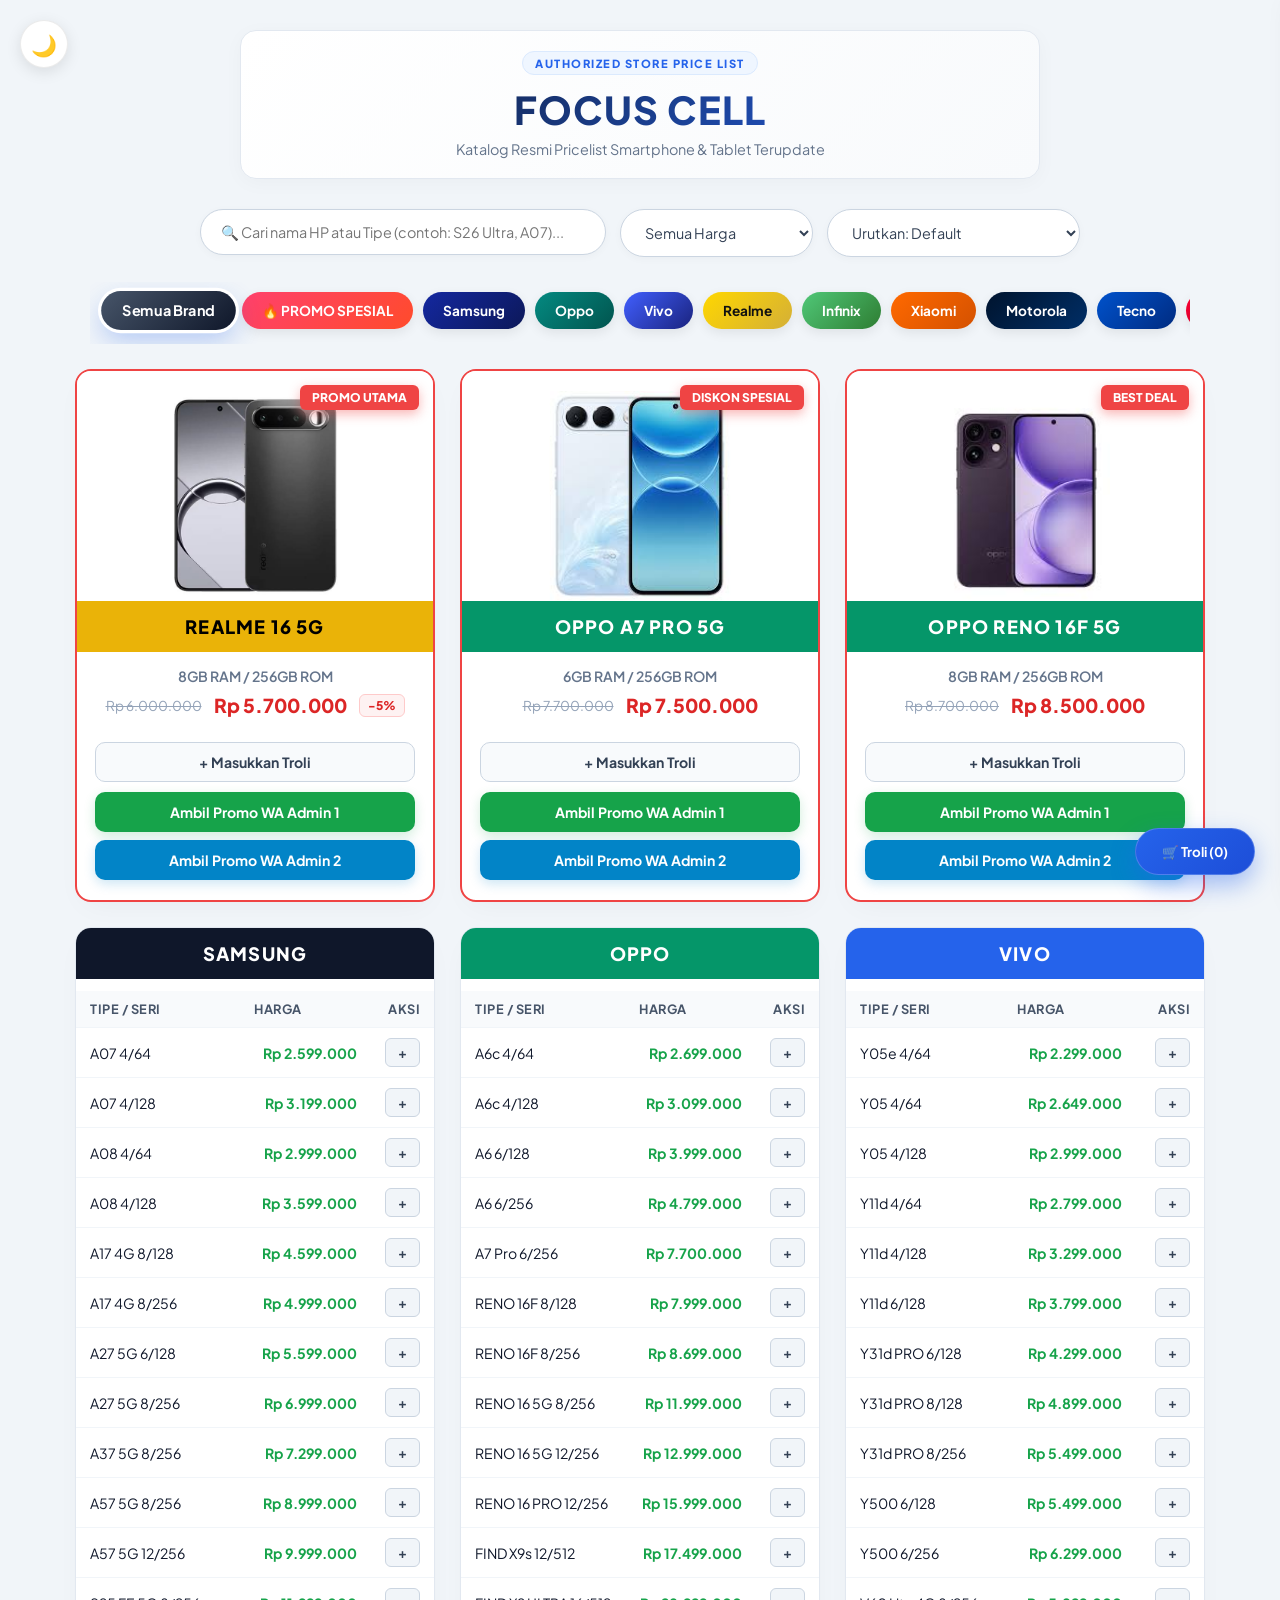
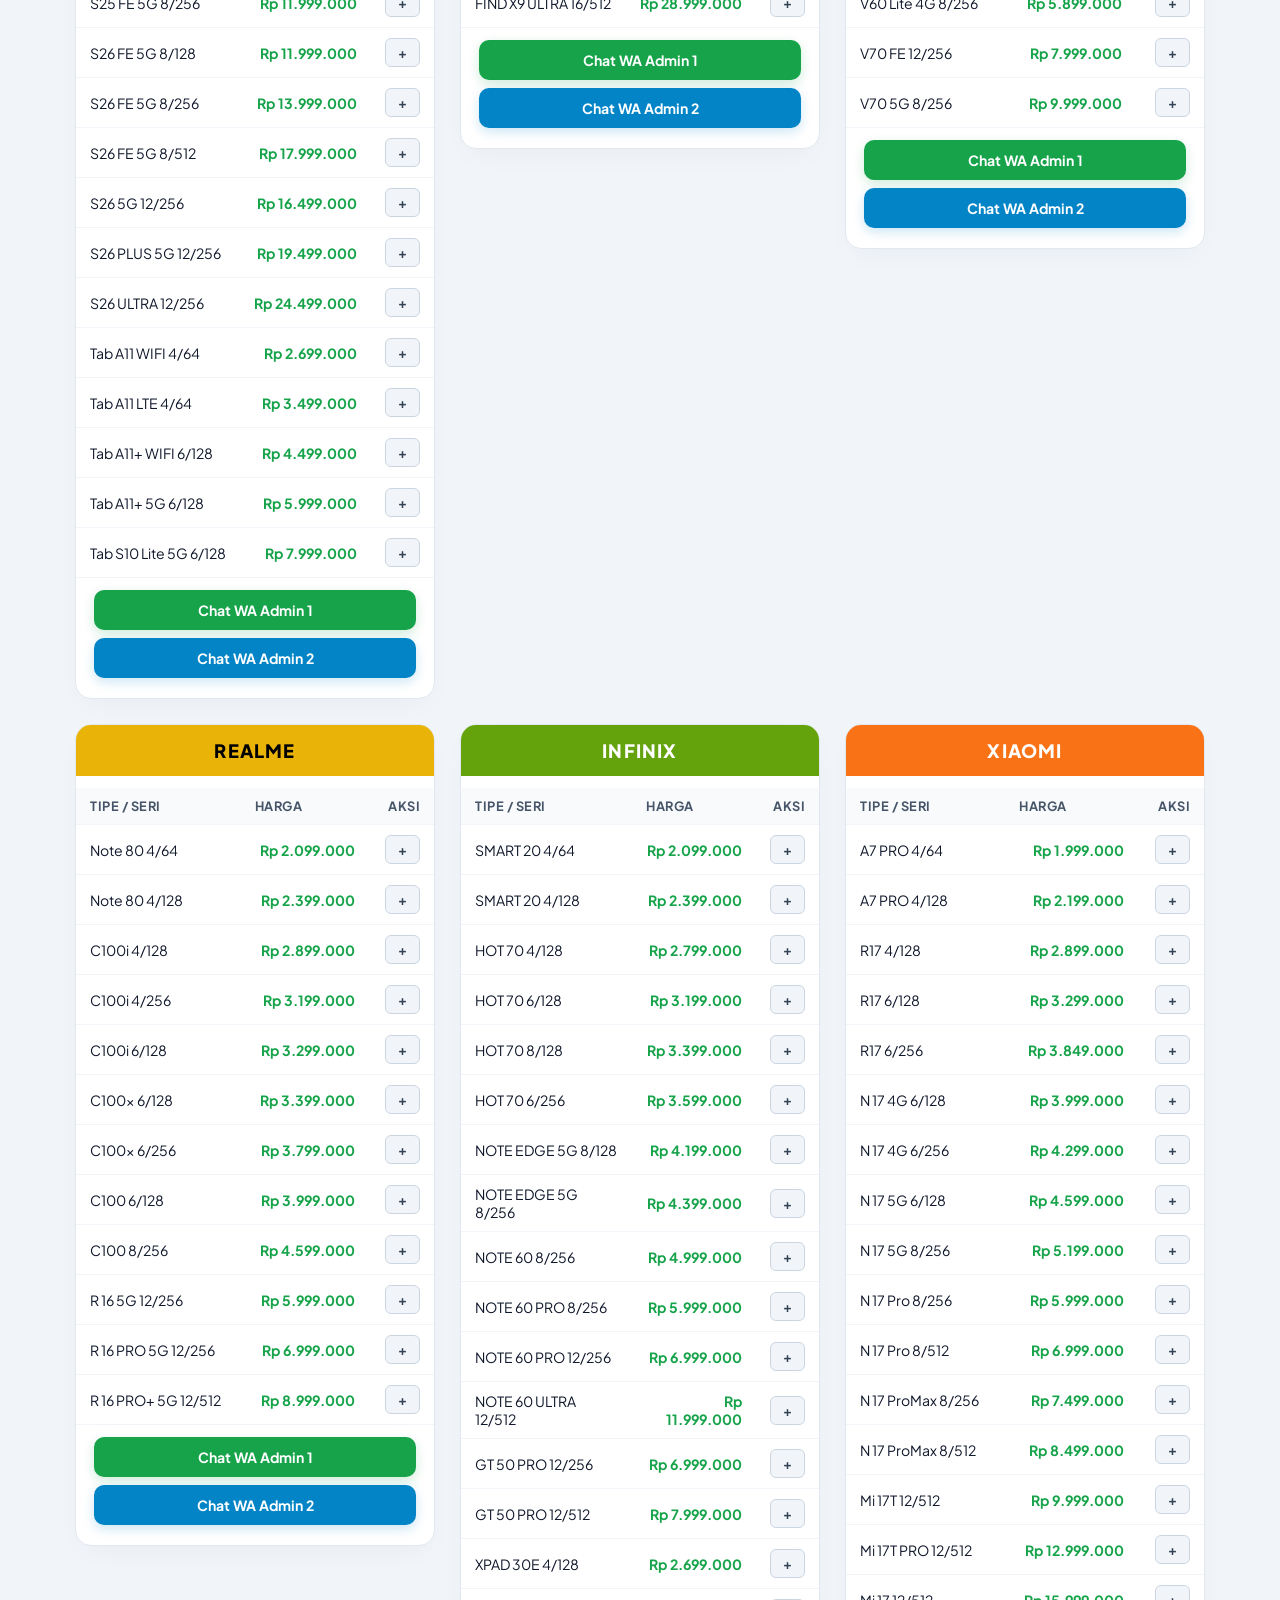
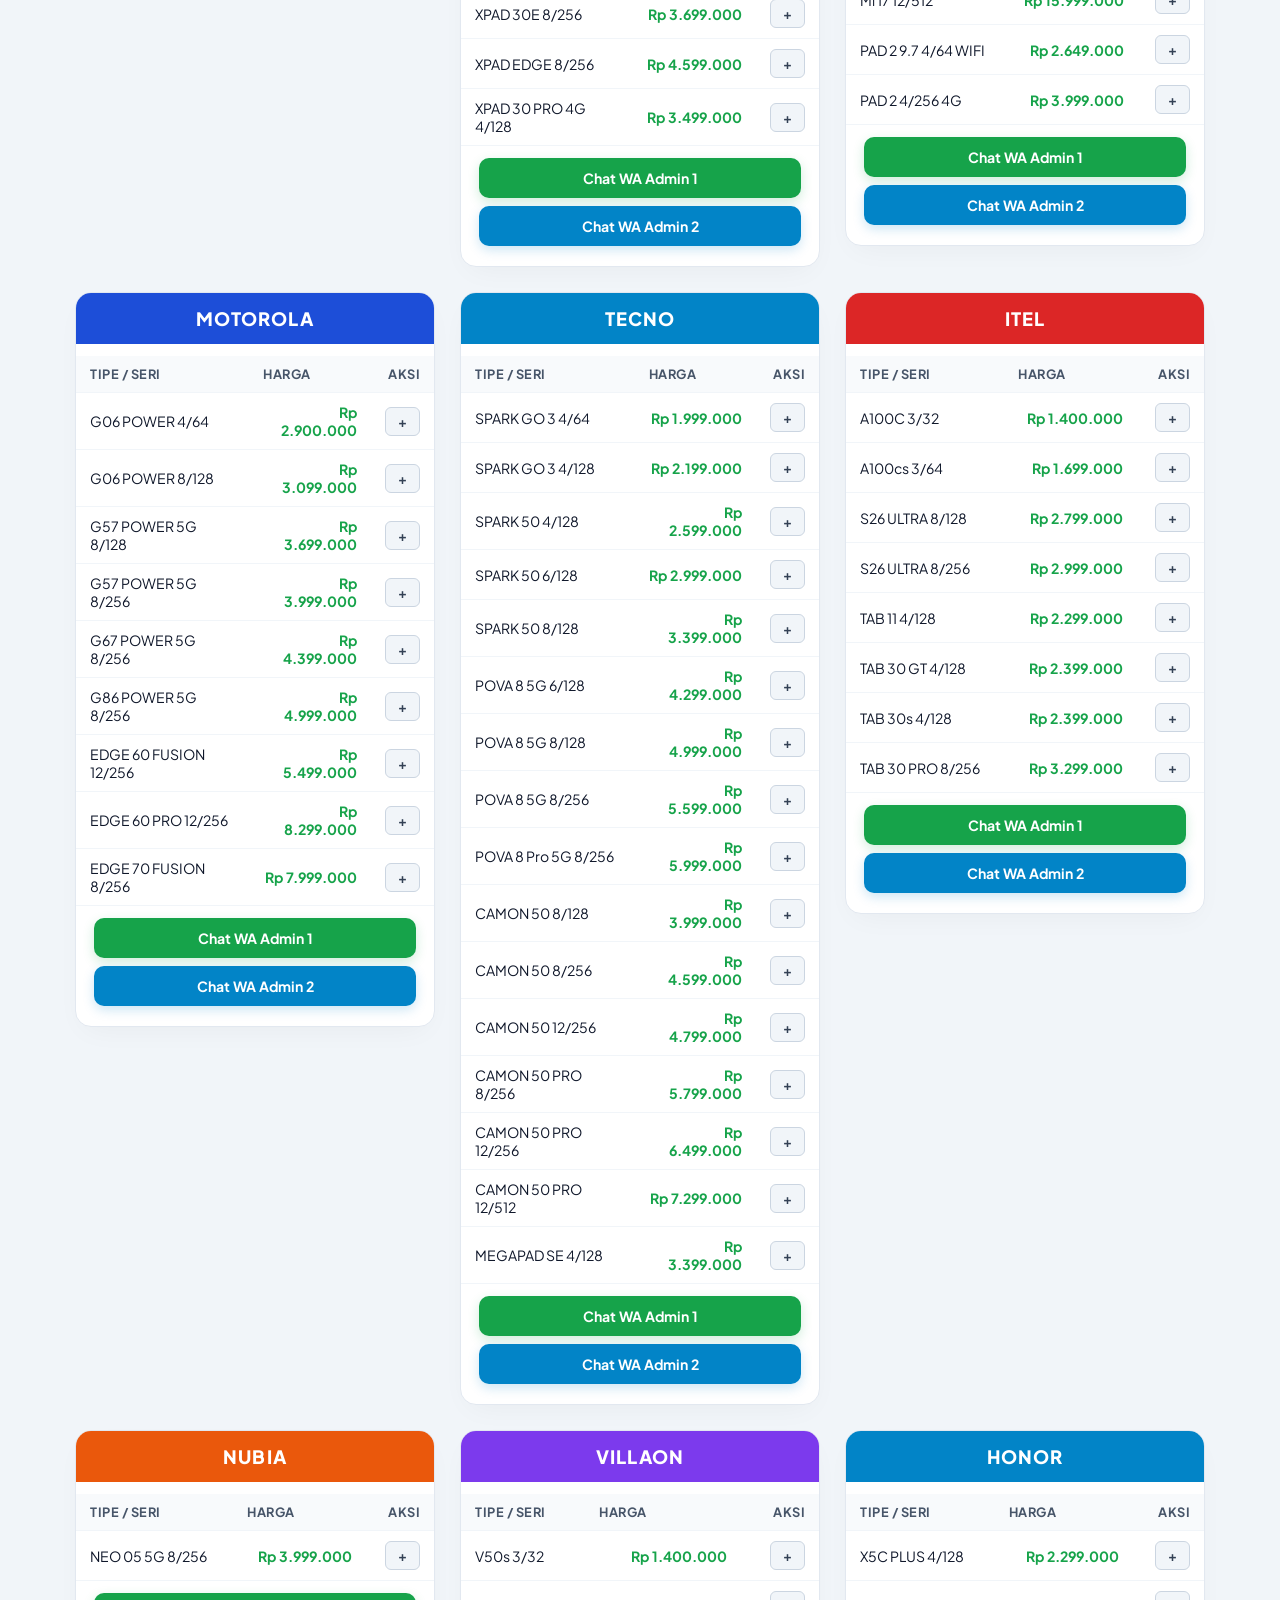
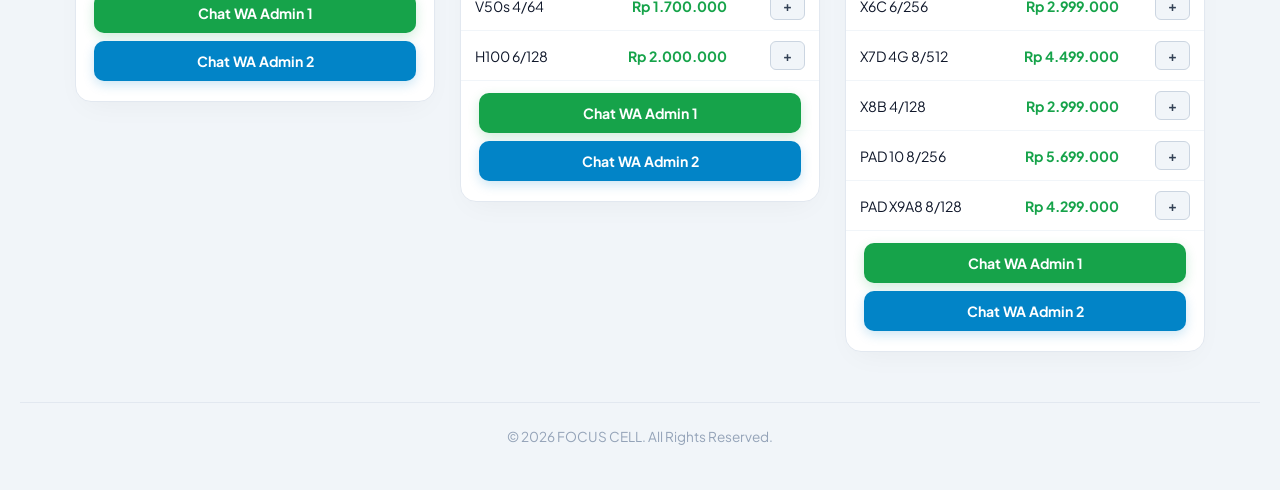
<file: index.html>
<!DOCTYPE html>
<html lang="id">
<head>
  <meta charset="UTF-8">
  <meta name="viewport" content="width=device-width, initial-scale=1.0">
  <title>Katalog Harga HP - FOCUS CELL</title>
  <link rel="stylesheet" href="style.css">
</head>
<body>

  <button id="theme-toggle" class="theme-toggle-btn" onclick="toggleTheme()" aria-label="Toggle Dark Mode">
    <span id="theme-icon">🌙</span>
  </button>

  <div class="floating-nav">
    <button class="wishlist-trigger" onclick="toggleWishlist()">
        🛒 Troli <span id="wishlist-count">(0)</span>
    </button>
  </div>

  <header class="main-header">
    <div class="header-badge">AUTHORIZED STORE PRICE LIST</div>
    <h1 class="header-title">FOCUS CELL</h1>
    <p>Katalog Resmi Pricelist Smartphone & Tablet Terupdate</p>
  </header>

  <div class="search-filter-container">
    <div class="search-box-wrapper">
      <input type="text" id="searchInput" placeholder="🔍 Cari nama HP atau Tipe (contoh: S26 Ultra, A07)...">
    </div>

    <div class="select-wrapper">
      <select id="priceFilter">
        <option value="all">Semua Harga</option>
        <option value="under3">Di bawah Rp 3 Juta</option>
        <option value="3to6">Rp 3 Juta - Rp 6 Juta</option>
        <option value="above6">Di atas Rp 6 Juta</option>
      </select>
    </div>

    <div class="select-wrapper">
      <select id="sortOrder">
        <option value="default">Urutkan: Default</option>
        <option value="low-high">Harga: Termurah ke Termahal</option>
        <option value="high-low">Harga: Termahal ke Termurah</option>
      </select>
    </div>
  </div>

  <div id="noProductMessage" style="display: none;">
    HP yang kamu cari nggak ketemu, coba kata kunci lain! 😢
  </div>

  <div class="filter-container">
    <button class="filter-btn active" onclick="filterBrand('all', event)">Semua Brand</button>
    <button class="filter-btn promo-btn" onclick="filterBrand('promo', event)">🔥 PROMO SPESIAL</button>
    <button class="filter-btn" onclick="filterBrand('samsung', event)">Samsung</button>
    <button class="filter-btn" onclick="filterBrand('oppo', event)">Oppo</button>
    <button class="filter-btn" onclick="filterBrand('vivo', event)">Vivo</button>
    <button class="filter-btn" onclick="filterBrand('realme', event)">Realme</button>
    <button class="filter-btn" onclick="filterBrand('infinix', event)">Infinix</button>
    <button class="filter-btn" onclick="filterBrand('xiaomi', event)">Xiaomi</button>
    <button class="filter-btn" onclick="filterBrand('motorola', event)">Motorola</button>
    <button class="filter-btn" onclick="filterBrand('tecno', event)">Tecno</button>
    <button class="filter-btn" onclick="filterBrand('itel', event)">Itel</button>
    <button class="filter-btn" onclick="filterBrand('nubia', event)">Nubia</button>
    <button class="filter-btn" onclick="filterBrand('villaon', event)">Villaon</button>
    <button class="filter-btn" onclick="filterBrand('honor', event)">Honor</button>
  </div>

  <div id="wishlist-sidebar" class="sidebar">
    <div class="sidebar-header">
        <h3 style="display: flex; align-items: center; gap: 8px;">🛒 Troli Pilihan <span id="wishlist-count-sidebar">(0)</span></h3>
        <span class="close-btn" onclick="toggleWishlist()">&times;</span>
    </div>
    <div id="wishlist-items"></div>
    <button class="btn-wa" onclick="sendWishlistToWA()">Kirim List ke WhatsApp</button>
  </div>

  <main class="catalog">

    <!-- PROMO CARDS -->
    <div class="brand-section promo-card" data-brand="promo" data-name="Realme 16 5G" data-price="5700000">
      <div class="promo-badge">PROMO UTAMA</div>
      <img src="Image/realme 16 5G.jpg" alt="Realme 16 5G" class="promo-img">
      <div class="brand-header realme-bg"><h2>REALME 16 5G</h2></div>
      <div class="promo-body">
        <p class="specs">8GB RAM / 256GB ROM</p>
        <div class="price-box">
          <span class="old-price">Rp 6.000.000</span>
          <span class="new-price">Rp 5.700.000</span>
          <span class="discount-tag">-5%</span>
        </div>
      </div>
      <button class="btn-wishlist" onclick="addToWishlist('Realme 16 5G', '5.700.000')">+ Masukkan Troli</button>
      <a href="https://wa.me/6283820415743?text=Halo%20min,%20saya%20mau%20ambil%20Promo%20Samsung%20S26%20Ultra" class="btn-wa" target="_blank">Ambil Promo WA Admin 1</a>
      <a href="https://wa.me/6285113641801?text=Halo%20min,%20saya%20mau%20ambil%20Promo%20Samsung%20S26%20Ultra" class="btn-wa btn-wa-secondary" target="_blank">Ambil Promo WA Admin 2</a>
    </div>

    <div class="brand-section promo-card" data-brand="promo" data-name="Oppo a7 Pro 5G" data-price="7500000">
      <div class="promo-badge">DISKON SPESIAL</div>
      <img src="Image/oppo A7 Pro 5G.jpg" alt="oppo A7 Pro 5G" class="promo-img">
      <div class="brand-header oppo-bg"><h2>OPPO A7 PRO 5G</h2></div>
      <div class="promo-body">
        <p class="specs">6GB RAM / 256GB ROM</p>
        <div class="price-box">
          <span class="old-price">Rp 7.700.000</span>
          <span class="new-price">Rp 7.500.000</span>
        </div>
      </div>
      <button class="btn-wishlist" onclick="addToWishlist('Oppo A7 Pro 5G', '7.500.000')">+ Masukkan Troli</button>
      <a href="https://wa.me/6283820415743?text=Halo%20min,%20saya%20mau%20ambil%20Promo%20Realme%2016%20PRO%2B" class="btn-wa" target="_blank">Ambil Promo WA Admin 1</a>
      <a href="https://wa.me/6285113641801?text=Halo%20min,%20saya%20mau%20ambil%20Promo%20Realme%2016%20PRO%2B" class="btn-wa btn-wa-secondary" target="_blank">Ambil Promo WA Admin 2</a>
    </div>

    <div class="brand-section promo-card" data-brand="promo" data-name="Oppo Reno 16 5G" data-price="8500000">
      <div class="promo-badge">BEST DEAL</div>
      <img src="Image/oppo-reno-16-5G.jpg" alt="Oppo Reno 16F 5G" class="promo-img">
      <div class="brand-header oppo-bg"><h2>OPPO RENO 16F 5G</h2></div>
      <div class="promo-body">
        <p class="specs">8GB RAM / 256GB ROM</p>
        <div class="price-box">
          <span class="old-price">Rp 8.700.000</span>
          <span class="new-price">Rp 8.500.000</span>
        </div>
      </div>
      <button class="btn-wishlist" onclick="addToWishlist('Oppo Reno 16F 5G', '8.500.000')">+ Masukkan Troli</button>
      <a href="https://wa.me/6283820415743?text=Halo%20min,%20saya%20mau%20ambil%20Promo%20Oppo%20Reno%2016" class="btn-wa" target="_blank">Ambil Promo WA Admin 1</a>
      <a href="https://wa.me/6285113641801?text=Halo%20min,%20saya%20mau%20ambil%20Promo%20Oppo%20Reno%2016" class="btn-wa btn-wa-secondary" target="_blank">Ambil Promo WA Admin 2</a>
    </div>

    <!-- SAMSUNG -->
    <div class="brand-section" data-brand="samsung">
      <div class="brand-header samsung-bg"><h2>SAMSUNG</h2></div>
      <table class="price-table">
        <tr><th>Tipe / Seri</th><th>Harga</th><th>Aksi</th></tr>
        <tr data-item-name="A07 4/64" data-item-price="2599000"><td>A07 4/64</td><td>Rp 2.599.000</td><td><button class="action-btn" onclick="addToWishlist('A07 4/64', '2.599.000')">+</button></td></tr>
        <tr data-item-name="A07 4/128" data-item-price="3199000"><td>A07 4/128</td><td>Rp 3.199.000</td><td><button class="action-btn" onclick="addToWishlist('A07 4/128', '3.199.000')">+</button></td></tr>
        <tr data-item-name="A08 4/64" data-item-price="2999000"><td>A08 4/64</td><td>Rp 2.999.000</td><td><button class="action-btn" onclick="addToWishlist('A08 4/64', '2.999.000')">+</button></td></tr>
        <tr data-item-name="A08 4/128" data-item-price="3599000"><td>A08 4/128</td><td>Rp 3.599.000</td><td><button class="action-btn" onclick="addToWishlist('A08 4/128', '3.599.000')">+</button></td></tr>
        <tr data-item-name="A17 4G 8/128" data-item-price="4599000"><td>A17 4G 8/128</td><td>Rp 4.599.000</td><td><button class="action-btn" onclick="addToWishlist('A17 4G 8/128', '4.599.000')">+</button></td></tr>
        <tr data-item-name="A17 4G 8/256" data-item-price="4999000"><td>A17 4G 8/256</td><td>Rp 4.999.000</td><td><button class="action-btn" onclick="addToWishlist('A17 4G 8/256', '4.999.000')">+</button></td></tr>
        <tr data-item-name="A27 5G 6/128" data-item-price="5599000"><td>A27 5G 6/128</td><td>Rp 5.599.000</td><td><button class="action-btn" onclick="addToWishlist('A27 5G 6/128', '5.599.000')">+</button></td></tr>
        <tr data-item-name="A27 5G 8/256" data-item-price="6999000"><td>A27 5G 8/256</td><td>Rp 6.999.000</td><td><button class="action-btn" onclick="addToWishlist('A27 5G 8/256', '6.999.000')">+</button></td></tr>
        <tr data-item-name="A37 5G 8/256" data-item-price="7299000"><td>A37 5G 8/256</td><td>Rp 7.299.000</td><td><button class="action-btn" onclick="addToWishlist('A37 5G 8/256', '7.299.000')">+</button></td></tr>
        <tr data-item-name="A57 5G 8/256" data-item-price="8999000"><td>A57 5G 8/256</td><td>Rp 8.999.000</td><td><button class="action-btn" onclick="addToWishlist('A57 5G 8/256', '8.999.000')">+</button></td></tr>
        <tr data-item-name="A57 5G 12/256" data-item-price="9999000"><td>A57 5G 12/256</td><td>Rp 9.999.000</td><td><button class="action-btn" onclick="addToWishlist('A57 5G 12/256', '9.999.000')">+</button></td></tr>
        <tr data-item-name="S25 FE 5G 8/256" data-item-price="11999000"><td>S25 FE 5G 8/256</td><td>Rp 11.999.000</td><td><button class="action-btn" onclick="addToWishlist('S25 FE 5G 8/256', '11.999.000')">+</button></td></tr>
        <tr data-item-name="S26 FE 5G 8/128" data-item-price="11999000"><td>S26 FE 5G 8/128</td><td>Rp 11.999.000</td><td><button class="action-btn" onclick="addToWishlist('S26 FE 5G 8/128', '11.999.000')">+</button></td></tr>
        <tr data-item-name="S26 FE 5G 8/256" data-item-price="13999000"><td>S26 FE 5G 8/256</td><td>Rp 13.999.000</td><td><button class="action-btn" onclick="addToWishlist('S26 FE 5G 8/256', '13.999.000')">+</button></td></tr>
        <tr data-item-name="S26 FE 5G 8/512" data-item-price="11999000"><td>S26 FE 5G 8/512</td><td>Rp 17.999.000</td><td><button class="action-btn" onclick="addToWishlist('S26 FE 5G 8/512', '17.999.000')">+</button></td></tr>
        <tr data-item-name="S26 5G 12/256" data-item-price="16499000"><td>S26 5G 12/256</td><td>Rp 16.499.000</td><td><button class="action-btn" onclick="addToWishlist('S26 5G 12/256', '16.499.000')">+</button></td></tr>
        <tr data-item-name="S26 PLUS 5G 12/256" data-item-price="19499000"><td>S26 PLUS 5G 12/256</td><td>Rp 19.499.000</td><td><button class="action-btn" onclick="addToWishlist('S26 PLUS 5G 12/256', '19.499.000')">+</button></td></tr>
        <tr data-item-name="S26 ULTRA 12/256" data-item-price="24499000"><td>S26 ULTRA 12/256</td><td>Rp 24.499.000</td><td><button class="action-btn" onclick="addToWishlist('S26 ULTRA 12/256', '24.499.000')">+</button></td></tr>
        <tr data-item-name="Tab A11 WIFI 4/64" data-item-price="2699000"><td>Tab A11 WIFI 4/64</td><td>Rp 2.699.000</td><td><button class="action-btn" onclick="addToWishlist('Tab A11 WIFI 4/64', '2.699.000')">+</button></td></tr>
        <tr data-item-name="Tab A11 LTE 4/64" data-item-price="3499000"><td>Tab A11 LTE 4/64</td><td>Rp 3.499.000</td><td><button class="action-btn" onclick="addToWishlist('Tab A11 LTE 4/64', '3.499.000')">+</button></td></tr>
        <tr data-item-name="Tab A11+ WIFI 6/128" data-item-price="4499000"><td>Tab A11+ WIFI 6/128</td><td>Rp 4.499.000</td><td><button class="action-btn" onclick="addToWishlist('Tab A11+ WIFI 6/128', '4.499.000')">+</button></td></tr>
        <tr data-item-name="Tab A11+ 5G 6/128" data-item-price="5999000"><td>Tab A11+ 5G 6/128</td><td>Rp 5.999.000</td><td><button class="action-btn" onclick="addToWishlist('Tab A11+ 5G 6/128', '5.999.000')">+</button></td></tr>
        <tr data-item-name="Tab S10 Lite 5G 6/128" data-item-price="7999000"><td>Tab S10 Lite 5G 6/128</td><td>Rp 7.999.000</td><td><button class="action-btn" onclick="addToWishlist('Tab S10 Lite 5G 6/128', '7.999.000')">+</button></td></tr>
      </table>
      <a href="https://wa.me/6283820415743?text=Halo%20min,%20mau%20tanya%20stok%20Samsung" class="btn-wa" target="_blank">Chat WA Admin 1</a>
      <a href="https://wa.me/6285113641801?text=Halo%20min,%20mau%20tanya%20stok%20Samsung" class="btn-wa btn-wa-secondary" target="_blank">Chat WA Admin 2</a>
    </div>

    <!-- OPPO -->
    <div class="brand-section" data-brand="oppo">
      <div class="brand-header oppo-bg"><h2>OPPO</h2></div>
      <table class="price-table">
        <tr><th>Tipe / Seri</th><th>Harga</th><th>Aksi</th></tr>
        <tr data-item-name="A6c 4/64" data-item-price="2699000"><td>A6c 4/64</td><td>Rp 2.699.000</td><td><button class="action-btn" onclick="addToWishlist('A6c 4/64', '2.699.000')">+</button></td></tr>
        <tr data-item-name="A6c 4/128" data-item-price="3099000"><td>A6c 4/128</td><td>Rp 3.099.000</td><td><button class="action-btn" onclick="addToWishlist('A6c 4/128', '3.099.000')">+</button></td></tr>
        <tr data-item-name="A6 6/128" data-item-price="3999000"><td>A6 6/128</td><td>Rp 3.999.000</td><td><button class="action-btn" onclick="addToWishlist('A6 6/128', '3.999.000')">+</button></td></tr>
        <tr data-item-name="A6 6/256" data-item-price="4799000"><td>A6 6/256</td><td>Rp 4.799.000</td><td><button class="action-btn" onclick="addToWishlist('A6 6/256', '4.799.000')">+</button></td></tr>
        <tr data-item-name="A7 Pro 6/256" data-item-price="7700000"><td>A7 Pro 6/256</td><td>Rp 7.700.000</td><td><button class="action-btn" onclick="addToWishlist('A7 Pro 6/256', '7.700.000')">+</button></td></tr>
        <tr data-item-name="RENO 16F 8/128" data-item-price="7999000"><td>RENO 16F 8/128</td><td>Rp 7.999.000</td><td><button class="action-btn" onclick="addToWishlist('RENO 16F 8/128', '7.999.000')">+</button></td></tr>
        <tr data-item-name="RENO 16F 8/256" data-item-price="8699000"><td>RENO 16F 8/256</td><td>Rp 8.699.000</td><td><button class="action-btn" onclick="addToWishlist('RENO 16F 8/256', '8.699.000')">+</button></td></tr>
        <tr data-item-name="RENO 16 5G 8/256" data-item-price="11999000"><td>RENO 16 5G 8/256</td><td>Rp 11.999.000</td><td><button class="action-btn" onclick="addToWishlist('RENO 16 5G 8/256', '11.999.000')">+</button></td></tr>
        <tr data-item-name="RENO 16 5G 12/256" data-item-price="12999000"><td>RENO 16 5G 12/256</td><td>Rp 12.999.000</td><td><button class="action-btn" onclick="addToWishlist('RENO 16 5G 12/256', '12.999.000')">+</button></td></tr>
        <tr data-item-name="RENO 16 PRO 12/256" data-item-price="15999000"><td>RENO 16 PRO 12/256</td><td>Rp 15.999.000</td><td><button class="action-btn" onclick="addToWishlist('RENO 16 PRO 12/256', '15.999.000')">+</button></td></tr>
        <tr data-item-name="FIND X9s 12/512" data-item-price="17499000"><td>FIND X9s 12/512</td><td>Rp 17.499.000</td><td><button class="action-btn" onclick="addToWishlist('FIND X9s 12/512', '17.499.000')">+</button></td></tr>
        <tr data-item-name="FIND X9 ULTRA 16/512" data-item-price="28999000"><td>FIND X9 ULTRA 16/512</td><td>Rp 28.999.000</td><td><button class="action-btn" onclick="addToWishlist('FIND X9 ULTRA 16/512', '28.999.000')">+</button></td></tr>
      </table>
      <a href="https://wa.me/6283820415743?text=Halo%20min,%20mau%20tanya%20stok%20Oppo" class="btn-wa" target="_blank">Chat WA Admin 1</a>
      <a href="https://wa.me/6285113641801?text=Halo%20min,%20mau%20tanya%20stok%20Oppo" class="btn-wa btn-wa-secondary" target="_blank">Chat WA Admin 2</a>
    </div>

    <!-- VIVO -->
    <div class="brand-section" data-brand="vivo">
      <div class="brand-header vivo-bg"><h2>VIVO</h2></div>
      <table class="price-table">
        <tr><th>Tipe / Seri</th><th>Harga</th><th>Aksi</th></tr>
        <tr data-item-name="Y05e 4/64" data-item-price="2299000"><td>Y05e 4/64</td><td>Rp 2.299.000</td><td><button class="action-btn" onclick="addToWishlist('Y05e 4/64', '2.299.000')">+</button></td></tr>
        <tr data-item-name="Y05 4/64" data-item-price="2649000"><td>Y05 4/64</td><td>Rp 2.649.000</td><td><button class="action-btn" onclick="addToWishlist('Y05 4/64', '2.649.000')">+</button></td></tr>
        <tr data-item-name="Y05 4/128" data-item-price="2999000"><td>Y05 4/128</td><td>Rp 2.999.000</td><td><button class="action-btn" onclick="addToWishlist('Y05 4/128', '2.999.000')">+</button></td></tr>
        <tr data-item-name="Y11d 4/64" data-item-price="2799000"><td>Y11d 4/64</td><td>Rp 2.799.000</td><td><button class="action-btn" onclick="addToWishlist('Y11d 4/64', '2.799.000')">+</button></td></tr>
        <tr data-item-name="Y11d 4/128" data-item-price="3299000"><td>Y11d 4/128</td><td>Rp 3.299.000</td><td><button class="action-btn" onclick="addToWishlist('Y11d 4/128', '3.299.000')">+</button></td></tr>
        <tr data-item-name="Y11d 6/128" data-item-price="3799000"><td>Y11d 6/128</td><td>Rp 3.799.000</td><td><button class="action-btn" onclick="addToWishlist('Y11d 6/128', '3.799.000')">+</button></td></tr>
        <tr data-item-name="Y31d PRO 6/128" data-item-price="4299000"><td>Y31d PRO 6/128</td><td>Rp 4.299.000</td><td><button class="action-btn" onclick="addToWishlist('Y31d PRO 6/128', '4.299.000')">+</button></td></tr>
        <tr data-item-name="Y31d PRO 8/128" data-item-price="4899000"><td>Y31d PRO 8/128</td><td>Rp 4.899.000</td><td><button class="action-btn" onclick="addToWishlist('Y31d PRO 8/128', '4.899.000')">+</button></td></tr>
        <tr data-item-name="Y31d PRO 8/256" data-item-price="5499000"><td>Y31d PRO 8/256</td><td>Rp 5.499.000</td><td><button class="action-btn" onclick="addToWishlist('Y31d PRO 8/256', '5.499.000')">+</button></td></tr>
        <tr data-item-name="Y500 6/128" data-item-price="5499000"><td>Y500 6/128</td><td>Rp 5.499.000</td><td><button class="action-btn" onclick="addToWishlist('Y500 6/128', '5.499.000')">+</button></td></tr>
        <tr data-item-name="Y500 6/256" data-item-price="6299000"><td>Y500 6/256</td><td>Rp 6.299.000</td><td><button class="action-btn" onclick="addToWishlist('Y500 6/256', '6.299.000')">+</button></td></tr>
        <tr data-item-name="V60 Lite 4G 8/256" data-item-price="5899000"><td>V60 Lite 4G 8/256</td><td>Rp 5.899.000</td><td><button class="action-btn" onclick="addToWishlist('V60 Lite 4G 8/256', '5.899.000')">+</button></td></tr>
        <tr data-item-name="V70 FE 12/256" data-item-price="7999000"><td>V70 FE 12/256</td><td>Rp 7.999.000</td><td><button class="action-btn" onclick="addToWishlist('V70 FE 12/256', '7.999.000')">+</button></td></tr>
        <tr data-item-name="V70 5G 8/256" data-item-price="9999000"><td>V70 5G 8/256</td><td>Rp 9.999.000</td><td><button class="action-btn" onclick="addToWishlist('V70 5G 8/256', '9.999.000')">+</button></td></tr>
      </table>
      <a href="https://wa.me/6283820415743?text=Halo%20min,%20mau%20tanya%20stok%20Vivo" class="btn-wa" target="_blank">Chat WA Admin 1</a>
      <a href="https://wa.me/6285113641801?text=Halo%20min,%20mau%20tanya%20stok%20Vivo" class="btn-wa btn-wa-secondary" target="_blank">Chat WA Admin 2</a>
    </div>

    <!-- REALME -->
    <div class="brand-section" data-brand="realme">
      <div class="brand-header realme-bg"><h2>REALME</h2></div>
      <table class="price-table">
        <tr><th>Tipe / Seri</th><th>Harga</th><th>Aksi</th></tr>
        <tr data-item-name="Note 80 4/64" data-item-price="2099000"><td>Note 80 4/64</td><td>Rp 2.099.000</td><td><button class="action-btn" onclick="addToWishlist('Note 80 4/64', '2.099.000')">+</button></td></tr>
        <tr data-item-name="Note 80 4/128" data-item-price="2399000"><td>Note 80 4/128</td><td>Rp 2.399.000</td><td><button class="action-btn" onclick="addToWishlist('Note 80 4/128', '2.399.000')">+</button></td></tr>
        <tr data-item-name="C100i 4/128" data-item-price="2899000"><td>C100i 4/128</td><td>Rp 2.899.000</td><td><button class="action-btn" onclick="addToWishlist('C100i 4/128', '2.899.000')">+</button></td></tr>
        <tr data-item-name="C100i 4/256" data-item-price="3199000"><td>C100i 4/256</td><td>Rp 3.199.000</td><td><button class="action-btn" onclick="addToWishlist('C100i 4/256', '3.199.000')">+</button></td></tr>
        <tr data-item-name="C100i 6/128" data-item-price="3299000"><td>C100i 6/128</td><td>Rp 3.299.000</td><td><button class="action-btn" onclick="addToWishlist('C100i 6/128', '3.299.000')">+</button></td></tr>
        <tr data-item-name="C100x 6/128" data-item-price="3399000"><td>C100x 6/128</td><td>Rp 3.399.000</td><td><button class="action-btn" onclick="addToWishlist('C100x 6/128', '3.399.000')">+</button></td></tr>
        <tr data-item-name="C100x 6/256" data-item-price="3799000"><td>C100x 6/256</td><td>Rp 3.799.000</td><td><button class="action-btn" onclick="addToWishlist('C100x 6/256', '3.799.000')">+</button></td></tr>
        <tr data-item-name="C100 6/128" data-item-price="3999000"><td>C100 6/128</td><td>Rp 3.999.000</td><td><button class="action-btn" onclick="addToWishlist('C100 6/128', '3.999.000')">+</button></td></tr>
        <tr data-item-name="C100 8/256" data-item-price="4599000"><td>C100 8/256</td><td>Rp 4.599.000</td><td><button class="action-btn" onclick="addToWishlist('C100 8/256', '4.599.000')">+</button></td></tr>
        <tr data-item-name="R 16 5G 12/256" data-item-price="5999000"><td>R 16 5G 12/256</td><td>Rp 5.999.000</td><td><button class="action-btn" onclick="addToWishlist('R 16 5G 12/256', '5.999.000')">+</button></td></tr>
        <tr data-item-name="R 16 PRO 5G 12/256" data-item-price="6999000"><td>R 16 PRO 5G 12/256</td><td>Rp 6.999.000</td><td><button class="action-btn" onclick="addToWishlist('R 16 PRO 5G 12/256', '6.999.000')">+</button></td></tr>
        <tr data-item-name="R 16 PRO+ 5G 12/512" data-item-price="8999000"><td>R 16 PRO+ 5G 12/512</td><td>Rp 8.999.000</td><td><button class="action-btn" onclick="addToWishlist('R 16 PRO+ 5G 12/512', '8.999.000')">+</button></td></tr>
      </table>
      <a href="https://wa.me/6283820415743?text=Halo%20min,%20mau%20tanya%20stok%20Realme" class="btn-wa" target="_blank">Chat WA Admin 1</a>
      <a href="https://wa.me/6285113641801?text=Halo%20min,%20mau%20tanya%20stok%20Realme" class="btn-wa btn-wa-secondary" target="_blank">Chat WA Admin 2</a>
    </div>

    <!-- INFINIX -->
    <div class="brand-section" data-brand="infinix">
      <div class="brand-header infinix-bg"><h2>INFINIX</h2></div>
      <table class="price-table">
        <tr><th>Tipe / Seri</th><th>Harga</th><th>Aksi</th></tr>
        <tr data-item-name="SMART 20 4/64" data-item-price="2099000"><td>SMART 20 4/64</td><td>Rp 2.099.000</td><td><button class="action-btn" onclick="addToWishlist('SMART 20 4/64', '2.099.000')">+</button></td></tr>
        <tr data-item-name="SMART 20 4/128" data-item-price="2399000"><td>SMART 20 4/128</td><td>Rp 2.399.000</td><td><button class="action-btn" onclick="addToWishlist('SMART 20 4/128', '2.399.000')">+</button></td></tr>
        <tr data-item-name="HOT 70 4/128" data-item-price="2799000"><td>HOT 70 4/128</td><td>Rp 2.799.000</td><td><button class="action-btn" onclick="addToWishlist('HOT 70 4/128', '2.799.000')">+</button></td></tr>
        <tr data-item-name="HOT 70 6/128" data-item-price="3199000"><td>HOT 70 6/128</td><td>Rp 3.199.000</td><td><button class="action-btn" onclick="addToWishlist('HOT 70 6/128', '3.199.000')">+</button></td></tr>
        <tr data-item-name="HOT 70 8/128" data-item-price="3399000"><td>HOT 70 8/128</td><td>Rp 3.399.000</td><td><button class="action-btn" onclick="addToWishlist('HOT 70 8/128', '3.399.000')">+</button></td></tr>
        <tr data-item-name="HOT 70 6/256" data-item-price="3599000"><td>HOT 70 6/256</td><td>Rp 3.599.000</td><td><button class="action-btn" onclick="addToWishlist('HOT 70 6/256', '3.599.000')">+</button></td></tr>
        <tr data-item-name="NOTE EDGE 5G 8/128" data-item-price="4199000"><td>NOTE EDGE 5G 8/128</td><td>Rp 4.199.000</td><td><button class="action-btn" onclick="addToWishlist('NOTE EDGE 5G 8/128', '4.199.000')">+</button></td></tr>
        <tr data-item-name="NOTE EDGE 5G 8/256" data-item-price="4399000"><td>NOTE EDGE 5G 8/256</td><td>Rp 4.399.000</td><td><button class="action-btn" onclick="addToWishlist('NOTE EDGE 5G 8/256', '4.399.000')">+</button></td></tr>
        <tr data-item-name="NOTE 60 8/256" data-item-price="4999000"><td>NOTE 60 8/256</td><td>Rp 4.999.000</td><td><button class="action-btn" onclick="addToWishlist('NOTE 60 8/256', '4.999.000')">+</button></td></tr>
        <tr data-item-name="NOTE 60 PRO 8/256" data-item-price="5999000"><td>NOTE 60 PRO 8/256</td><td>Rp 5.999.000</td><td><button class="action-btn" onclick="addToWishlist('NOTE 60 PRO 8/256', '5.999.000')">+</button></td></tr>
        <tr data-item-name="NOTE 60 PRO 12/256" data-item-price="6999000"><td>NOTE 60 PRO 12/256</td><td>Rp 6.999.000</td><td><button class="action-btn" onclick="addToWishlist('NOTE 60 PRO 12/256', '6.999.000')">+</button></td></tr>
        <tr data-item-name="NOTE 60 ULTRA 12/512" data-item-price="11999000"><td>NOTE 60 ULTRA 12/512</td><td>Rp 11.999.000</td><td><button class="action-btn" onclick="addToWishlist('NOTE 60 ULTRA 12/512', '11.999.000')">+</button></td></tr>
        <tr data-item-name="GT 50 PRO 12/256" data-item-price="6999000"><td>GT 50 PRO 12/256</td><td>Rp 6.999.000</td><td><button class="action-btn" onclick="addToWishlist('GT 50 PRO 12/256', '6.999.000')">+</button></td></tr>
        <tr data-item-name="GT 50 PRO 12/512" data-item-price="7999000"><td>GT 50 PRO 12/512</td><td>Rp 7.999.000</td><td><button class="action-btn" onclick="addToWishlist('GT 50 PRO 12/512', '7.999.000')">+</button></td></tr>
        <tr data-item-name="XPAD 30E 4/128" data-item-price="2699000"><td>XPAD 30E 4/128</td><td>Rp 2.699.000</td><td><button class="action-btn" onclick="addToWishlist('XPAD 30E 4/128', '2.699.000')">+</button></td></tr>
        <tr data-item-name="XPAD 30E 8/256" data-item-price="3699000"><td>XPAD 30E 8/256</td><td>Rp 3.699.000</td><td><button class="action-btn" onclick="addToWishlist('XPAD 30E 8/256', '3.699.000')">+</button></td></tr>
        <tr data-item-name="XPAD EDGE 8/256" data-item-price="4599000"><td>XPAD EDGE 8/256</td><td>Rp 4.599.000</td><td><button class="action-btn" onclick="addToWishlist('XPAD EDGE 8/256', '4.599.000')">+</button></td></tr>
        <tr data-item-name="XPAD 30 PRO 4G 4/128" data-item-price="3499000"><td>XPAD 30 PRO 4G 4/128</td><td>Rp 3.499.000</td><td><button class="action-btn" onclick="addToWishlist('XPAD 30 PRO 4G 4/128', '3.499.000')">+</button></td></tr>
      </table>
      <a href="https://wa.me/6283820415743?text=Halo%20min,%20mau%20tanya%20stok%20Infinix" class="btn-wa" target="_blank">Chat WA Admin 1</a>
      <a href="https://wa.me/6285113641801?text=Halo%20min,%20mau%20tanya%20stok%20Infinix" class="btn-wa btn-wa-secondary" target="_blank">Chat WA Admin 2</a>
    </div>

    <!-- XIAOMI -->
    <div class="brand-section" data-brand="xiaomi">
      <div class="brand-header xiaomi-bg"><h2>XIAOMI</h2></div>
      <table class="price-table">
        <tr><th>Tipe / Seri</th><th>Harga</th><th>Aksi</th></tr>
        <tr data-item-name="A7 PRO 4/64" data-item-price="1999000"><td>A7 PRO 4/64</td><td>Rp 1.999.000</td><td><button class="action-btn" onclick="addToWishlist('A7 PRO 4/64', '1.999.000')">+</button></td></tr>
        <tr data-item-name="A7 PRO 4/128" data-item-price="2199000"><td>A7 PRO 4/128</td><td>Rp 2.199.000</td><td><button class="action-btn" onclick="addToWishlist('A7 PRO 4/128', '2.199.000')">+</button></td></tr>
        <tr data-item-name="R17 4/128" data-item-price="2899000"><td>R17 4/128</td><td>Rp 2.899.000</td><td><button class="action-btn" onclick="addToWishlist('R17 4/128', '2.899.000')">+</button></td></tr>
        <tr data-item-name="R17 6/128" data-item-price="3299000"><td>R17 6/128</td><td>Rp 3.299.000</td><td><button class="action-btn" onclick="addToWishlist('R17 6/128', '3.299.000')">+</button></td></tr>
        <tr data-item-name="R17 6/256" data-item-price="3849000"><td>R17 6/256</td><td>Rp 3.849.000</td><td><button class="action-btn" onclick="addToWishlist('R17 6/256', '3.849.000')">+</button></td></tr>
        <tr data-item-name="N 17 4G 6/128" data-item-price="3999000"><td>N 17 4G 6/128</td><td>Rp 3.999.000</td><td><button class="action-btn" onclick="addToWishlist('N 17 4G 6/128', '3.999.000')">+</button></td></tr>
        <tr data-item-name="N 17 4G 6/256" data-item-price="4299000"><td>N 17 4G 6/256</td><td>Rp 4.299.000</td><td><button class="action-btn" onclick="addToWishlist('N 17 4G 6/256', '4.299.000')">+</button></td></tr>
        <tr data-item-name="N 17 5G 6/128" data-item-price="4599000"><td>N 17 5G 6/128</td><td>Rp 4.599.000</td><td><button class="action-btn" onclick="addToWishlist('N 17 5G 6/128', '4.599.000')">+</button></td></tr>
        <tr data-item-name="N 17 5G 8/256" data-item-price="5199000"><td>N 17 5G 8/256</td><td>Rp 5.199.000</td><td><button class="action-btn" onclick="addToWishlist('N 17 5G 8/256', '5.199.000')">+</button></td></tr>
        <tr data-item-name="N 17 Pro 8/256" data-item-price="5999000"><td>N 17 Pro 8/256</td><td>Rp 5.999.000</td><td><button class="action-btn" onclick="addToWishlist('N 17 Pro 8/256', '5.999.000')">+</button></td></tr>
        <tr data-item-name="N 17 Pro 8/512" data-item-price="6999000"><td>N 17 Pro 8/512</td><td>Rp 6.999.000</td><td><button class="action-btn" onclick="addToWishlist('N 17 Pro 8/512', '6.999.000')">+</button></td></tr>
        <tr data-item-name="N 17 ProMax 8/256" data-item-price="7499000"><td>N 17 ProMax 8/256</td><td>Rp 7.499.000</td><td><button class="action-btn" onclick="addToWishlist('N 17 ProMax 8/256', '7.499.000')">+</button></td></tr>
        <tr data-item-name="N 17 ProMax 8/512" data-item-price="8499000"><td>N 17 ProMax 8/512</td><td>Rp 8.499.000</td><td><button class="action-btn" onclick="addToWishlist('N 17 ProMax 8/512', '8.499.000')">+</button></td></tr>
        <tr data-item-name="Mi 17T 12/512" data-item-price="9999000"><td>Mi 17T 12/512</td><td>Rp 9.999.000</td><td><button class="action-btn" onclick="addToWishlist('Mi 17T 12/512', '9.999.000')">+</button></td></tr>
        <tr data-item-name="Mi 17T PRO 12/512" data-item-price="12999000"><td>Mi 17T PRO 12/512</td><td>Rp 12.999.000</td><td><button class="action-btn" onclick="addToWishlist('Mi 17T PRO 12/512', '12.999.000')">+</button></td></tr>
        <tr data-item-name="Mi 17 12/512" data-item-price="15999000"><td>Mi 17 12/512</td><td>Rp 15.999.000</td><td><button class="action-btn" onclick="addToWishlist('Mi 17 12/512', '15.999.000')">+</button></td></tr>
        <tr data-item-name="PAD 2 9.7 4/64 WIFI" data-item-price="2649000"><td>PAD 2 9.7 4/64 WIFI</td><td>Rp 2.649.000</td><td><button class="action-btn" onclick="addToWishlist('PAD 2 9.7 4/64 WIFI', '2.649.000')">+</button></td></tr>
        <tr data-item-name="PAD 2 4/256 4G" data-item-price="3999000"><td>PAD 2 4/256 4G</td><td>Rp 3.999.000</td><td><button class="action-btn" onclick="addToWishlist('PAD 2 4/256 4G', '3.999.000')">+</button></td></tr>
      </table>
      <a href="https://wa.me/6283820415743?text=Halo%20min,%20mau%20tanya%20stok%20Xiaomi" class="btn-wa" target="_blank">Chat WA Admin 1</a>
      <a href="https://wa.me/6285113641801?text=Halo%20min,%20mau%20tanya%20stok%20Xiaomi" class="btn-wa btn-wa-secondary" target="_blank">Chat WA Admin 2</a>
    </div>

    <!-- MOTOROLA -->
    <div class="brand-section" data-brand="motorola">
      <div class="brand-header motorola-bg"><h2>MOTOROLA</h2></div>
      <table class="price-table">
        <tr><th>Tipe / Seri</th><th>Harga</th><th>Aksi</th></tr>
        <tr data-item-name="G06 POWER 4/64" data-item-price="2900000"><td>G06 POWER 4/64</td><td>Rp 2.900.000</td><td><button class="action-btn" onclick="addToWishlist('G06 POWER 4/64', '2.900.000')">+</button></td></tr>
        <tr data-item-name="G06 POWER 8/128" data-item-price="3099000"><td>G06 POWER 8/128</td><td>Rp 3.099.000</td><td><button class="action-btn" onclick="addToWishlist('G06 POWER 8/128', '3.099.000')">+</button></td></tr>
        <tr data-item-name="G57 POWER 5G 8/128" data-item-price="3699000"><td>G57 POWER 5G 8/128</td><td>Rp 3.699.000</td><td><button class="action-btn" onclick="addToWishlist('G57 POWER 5G 8/128', '3.699.000')">+</button></td></tr>
        <tr data-item-name="G57 POWER 5G 8/256" data-item-price="3999000"><td>G57 POWER 5G 8/256</td><td>Rp 3.999.000</td><td><button class="action-btn" onclick="addToWishlist('G57 POWER 5G 8/256', '3.999.000')">+</button></td></tr>
        <tr data-item-name="G67 POWER 5G 8/256" data-item-price="4399000"><td>G67 POWER 5G 8/256</td><td>Rp 4.399.000</td><td><button class="action-btn" onclick="addToWishlist('G67 POWER 5G 8/256', '4.399.000')">+</button></td></tr>
        <tr data-item-name="G86 POWER 5G 8/256" data-item-price="4999000"><td>G86 POWER 5G 8/256</td><td>Rp 4.999.000</td><td><button class="action-btn" onclick="addToWishlist('G86 POWER 5G 8/256', '4.999.000')">+</button></td></tr>
        <tr data-item-name="EDGE 60 FUSION 12/256" data-item-price="5499000"><td>EDGE 60 FUSION 12/256</td><td>Rp 5.499.000</td><td><button class="action-btn" onclick="addToWishlist('EDGE 60 FUSION 12/256', '5.499.000')">+</button></td></tr>
        <tr data-item-name="EDGE 60 PRO 12/256" data-item-price="8299000"><td>EDGE 60 PRO 12/256</td><td>Rp 8.299.000</td><td><button class="action-btn" onclick="addToWishlist('EDGE 60 PRO 12/256', '8.299.000')">+</button></td></tr>
        <tr data-item-name="EDGE 70 FUSION 8/256" data-item-price="7999000"><td>EDGE 70 FUSION 8/256</td><td>Rp 7.999.000</td><td><button class="action-btn" onclick="addToWishlist('EDGE 70 FUSION 8/256', '7.999.000')">+</button></td></tr>
      </table>
      <a href="https://wa.me/6283820415743?text=Halo%20min,%20mau%20tanya%20stok%20Motorola" class="btn-wa" target="_blank">Chat WA Admin 1</a>
      <a href="https://wa.me/6285113641801?text=Halo%20min,%20mau%20tanya%20stok%20Motorola" class="btn-wa btn-wa-secondary" target="_blank">Chat WA Admin 2</a>
    </div>

    <!-- TECNO -->
    <div class="brand-section" data-brand="tecno">
      <div class="brand-header tecno-bg"><h2>TECNO</h2></div>
      <table class="price-table">
        <tr><th>Tipe / Seri</th><th>Harga</th><th>Aksi</th></tr>
        <tr data-item-name="SPARK GO 3 4/64" data-item-price="1999000"><td>SPARK GO 3 4/64</td><td>Rp 1.999.000</td><td><button class="action-btn" onclick="addToWishlist('SPARK GO 3 4/64', '1.999.000')">+</button></td></tr>
        <tr data-item-name="SPARK GO 3 4/128" data-item-price="2199000"><td>SPARK GO 3 4/128</td><td>Rp 2.199.000</td><td><button class="action-btn" onclick="addToWishlist('SPARK GO 3 4/128', '2.199.000')">+</button></td></tr>
        <tr data-item-name="SPARK 50 4/128" data-item-price="2599000"><td>SPARK 50 4/128</td><td>Rp 2.599.000</td><td><button class="action-btn" onclick="addToWishlist('SPARK 50 4/128', '2.599.000')">+</button></td></tr>
        <tr data-item-name="SPARK 50 6/128" data-item-price="2999000"><td>SPARK 50 6/128</td><td>Rp 2.999.000</td><td><button class="action-btn" onclick="addToWishlist('SPARK 50 6/128', '2.999.000')">+</button></td></tr>
        <tr data-item-name="SPARK 50 8/128" data-item-price="3399000"><td>SPARK 50 8/128</td><td>Rp 3.399.000</td><td><button class="action-btn" onclick="addToWishlist('SPARK 50 8/128', '3.399.000')">+</button></td></tr>
        <tr data-item-name="POVA 8 5G 6/128" data-item-price="4299000"><td>POVA 8 5G 6/128</td><td>Rp 4.299.000</td><td><button class="action-btn" onclick="addToWishlist('POVA 8 5G 6/128', '4.299.000')">+</button></td></tr>
        <tr data-item-name="POVA 8 5G 8/128" data-item-price="4999000"><td>POVA 8 5G 8/128</td><td>Rp 4.999.000</td><td><button class="action-btn" onclick="addToWishlist('POVA 8 5G 8/128', '4.999.000')">+</button></td></tr>
        <tr data-item-name="POVA 8 5G 8/256" data-item-price="5599000"><td>POVA 8 5G 8/256</td><td>Rp 5.599.000</td><td><button class="action-btn" onclick="addToWishlist('POVA 8 5G 8/256', '5.599.000')">+</button></td></tr>
        <tr data-item-name="POVA 8 Pro 5G 8/256" data-item-price="5999000"><td>POVA 8 Pro 5G 8/256</td><td>Rp 5.999.000</td><td><button class="action-btn" onclick="addToWishlist('POVA 8 Pro 5G 8/256', '5.999.000')">+</button></td></tr>
        <tr data-item-name="CAMON 50 8/128" data-item-price="3999000"><td>CAMON 50 8/128</td><td>Rp 3.999.000</td><td><button class="action-btn" onclick="addToWishlist('CAMON 50 8/128', '3.999.000')">+</button></td></tr>
        <tr data-item-name="CAMON 50 8/256" data-item-price="4599000"><td>CAMON 50 8/256</td><td>Rp 4.599.000</td><td><button class="action-btn" onclick="addToWishlist('CAMON 50 8/256', '4.599.000')">+</button></td></tr>
        <tr data-item-name="CAMON 50 12/256" data-item-price="4799000"><td>CAMON 50 12/256</td><td>Rp 4.799.000</td><td><button class="action-btn" onclick="addToWishlist('CAMON 50 12/256', '4.799.000')">+</button></td></tr>
        <tr data-item-name="CAMON 50 PRO 8/256" data-item-price="5799000"><td>CAMON 50 PRO 8/256</td><td>Rp 5.799.000</td><td><button class="action-btn" onclick="addToWishlist('CAMON 50 PRO 8/256', '5.799.000')">+</button></td></tr>
        <tr data-item-name="CAMON 50 PRO 12/256" data-item-price="6499000"><td>CAMON 50 PRO 12/256</td><td>Rp 6.499.000</td><td><button class="action-btn" onclick="addToWishlist('CAMON 50 PRO 12/256', '6.499.000')">+</button></td></tr>
        <tr data-item-name="CAMON 50 PRO 12/512" data-item-price="7299000"><td>CAMON 50 PRO 12/512</td><td>Rp 7.299.000</td><td><button class="action-btn" onclick="addToWishlist('CAMON 50 PRO 12/512', '7.299.000')">+</button></td></tr>
        <tr data-item-name="MEGAPAD SE 4/128" data-item-price="3399000"><td>MEGAPAD SE 4/128</td><td>Rp 3.399.000</td><td><button class="action-btn" onclick="addToWishlist('MEGAPAD SE 4/128', '3.399.000')">+</button></td></tr>
      </table>
      <a href="https://wa.me/6283820415743?text=Halo%20min,%20mau%20tanya%20stok%20Tecno" class="btn-wa" target="_blank">Chat WA Admin 1</a>
      <a href="https://wa.me/6285113641801?text=Halo%20min,%20mau%20tanya%20stok%20Tecno" class="btn-wa btn-wa-secondary" target="_blank">Chat WA Admin 2</a>
    </div>

    <!-- ITEL -->
    <div class="brand-section" data-brand="itel">
      <div class="brand-header itel-bg"><h2>ITEL</h2></div>
      <table class="price-table">
        <tr><th>Tipe / Seri</th><th>Harga</th><th>Aksi</th></tr>
        <tr data-item-name="A100C 3/32" data-item-price="1400000"><td>A100C 3/32</td><td>Rp 1.400.000</td><td><button class="action-btn" onclick="addToWishlist('A100C 3/32', '1.400.000')">+</button></td></tr>
        <tr data-item-name="A100cs 3/64" data-item-price="1699000"><td>A100cs 3/64</td><td>Rp 1.699.000</td><td><button class="action-btn" onclick="addToWishlist('A100cs 3/64', '1.699.000')">+</button></td></tr>
        <tr data-item-name="S26 ULTRA 8/128" data-item-price="2799000"><td>S26 ULTRA 8/128</td><td>Rp 2.799.000</td><td><button class="action-btn" onclick="addToWishlist('S26 ULTRA 8/128', '2.799.000')">+</button></td></tr>
        <tr data-item-name="S26 ULTRA 8/256" data-item-price="2999000"><td>S26 ULTRA 8/256</td><td>Rp 2.999.000</td><td><button class="action-btn" onclick="addToWishlist('S26 ULTRA 8/256', '2.999.000')">+</button></td></tr>
        <tr data-item-name="TAB 11 4/128" data-item-price="2299000"><td>TAB 11 4/128</td><td>Rp 2.299.000</td><td><button class="action-btn" onclick="addToWishlist('TAB 11 4/128', '2.299.000')">+</button></td></tr>
        <tr data-item-name="TAB 30 GT 4/128" data-item-price="2399000"><td>TAB 30 GT 4/128</td><td>Rp 2.399.000</td><td><button class="action-btn" onclick="addToWishlist('TAB 30 GT 4/128', '2.399.000')">+</button></td></tr>
        <tr data-item-name="TAB 30s 4/128" data-item-price="2399000"><td>TAB 30s 4/128</td><td>Rp 2.399.000</td><td><button class="action-btn" onclick="addToWishlist('TAB 30s 4/128', '2.399.000')">+</button></td></tr>
        <tr data-item-name="TAB 30 PRO 8/256" data-item-price="3299000"><td>TAB 30 PRO 8/256</td><td>Rp 3.299.000</td><td><button class="action-btn" onclick="addToWishlist('TAB 30 PRO 8/256', '3.299.000')">+</button></td></tr>
      </table>
      <a href="https://wa.me/6283820415743?text=Halo%20min,%20mau%20tanya%20stok%20Itel" class="btn-wa" target="_blank">Chat WA Admin 1</a>
      <a href="https://wa.me/6285113641801?text=Halo%20min,%20mau%20tanya%20stok%20Itel" class="btn-wa btn-wa-secondary" target="_blank">Chat WA Admin 2</a>
    </div>

    <!-- NUBIA -->
    <div class="brand-section" data-brand="nubia">
      <div class="brand-header nubia-bg"><h2>NUBIA</h2></div>
      <table class="price-table">
        <tr><th>Tipe / Seri</th><th>Harga</th><th>Aksi</th></tr>
        <tr data-item-name="NEO 05 5G 8/256" data-item-price="3999000"><td>NEO 05 5G 8/256</td><td>Rp 3.999.000</td><td><button class="action-btn" onclick="addToWishlist('NEO 05 5G 8/256', '3.999.000')">+</button></td></tr>
      </table>
      <a href="https://wa.me/6283820415743?text=Halo%20min,%20mau%20tanya%20stok%20Nubia" class="btn-wa" target="_blank">Chat WA Admin 1</a>
      <a href="https://wa.me/6285113641801?text=Halo%20min,%20mau%20tanya%20stok%20Nubia" class="btn-wa btn-wa-secondary" target="_blank">Chat WA Admin 2</a>
    </div>

    <!-- VILLAON -->
    <div class="brand-section" data-brand="villaon">
      <div class="brand-header villaon-bg" style="background-color: #7c3aed;"><h2>VILLAON</h2></div>
      <table class="price-table">
        <tr><th>Tipe / Seri</th><th>Harga</th><th>Aksi</th></tr>
        <tr data-item-name="VILLAON V50s 3/32" data-item-price="1400000"><td>V50s 3/32</td><td>Rp 1.400.000</td><td><button class="action-btn" onclick="addToWishlist('VILLAON V50s 3/32', '1.400.000')">+</button></td></tr>
        <tr data-item-name="VILLAON V50s 4/64" data-item-price="1700000"><td>V50s 4/64</td><td>Rp 1.700.000</td><td><button class="action-btn" onclick="addToWishlist('VILLAON V50s 4/64', '1.700.000')">+</button></td></tr>
        <tr data-item-name="VILLAON H100 6/128" data-item-price="2000000"><td>H100 6/128</td><td>Rp 2.000.000</td><td><button class="action-btn" onclick="addToWishlist('VILLAON H100 6/128', '2.000.000')">+</button></td></tr>
      </table>
      <a href="https://wa.me/6283820415743?text=Halo%20min,%20mau%20tanya%20stok%20Villaon" class="btn-wa" target="_blank">Chat WA Admin 1</a>
      <a href="https://wa.me/6285113641801?text=Halo%20min,%20mau%20tanya%20stok%20Villaon" class="btn-wa btn-wa-secondary" target="_blank">Chat WA Admin 2</a>
    </div>

    <!-- HONOR -->
    <div class="brand-section" data-brand="honor">
      <div class="brand-header honor-bg"><h2>HONOR</h2></div>
      <table class="price-table">
        <tr><th>Tipe / Seri</th><th>Harga</th><th>Aksi</th></tr>
        <tr data-item-name="X5C PLUS 4/128" data-item-price="2299000"><td>X5C PLUS 4/128</td><td>Rp 2.299.000</td><td><button class="action-btn" onclick="addToWishlist('X5C PLUS 4/128', '2.299.000')">+</button></td></tr>
        <tr data-item-name="X6C 6/256" data-item-price="2999000"><td>X6C 6/256</td><td>Rp 2.999.000</td><td><button class="action-btn" onclick="addToWishlist('X6C 6/256', '2.999.000')">+</button></td></tr>
        <tr data-item-name="X7D 4G 8/512" data-item-price="4499000"><td>X7D 4G 8/512</td><td>Rp 4.499.000</td><td><button class="action-btn" onclick="addToWishlist('X7D 4G 8/512', '4.499.000')">+</button></td></tr>
        <tr data-item-name="X8B 4/128" data-item-price="2999000"><td>X8B 4/128</td><td>Rp 2.999.000</td><td><button class="action-btn" onclick="addToWishlist('X8B 4/128', '2.999.000')">+</button></td></tr>
        <tr data-item-name="PAD 10 8/256" data-item-price="5699000"><td>PAD 10 8/256</td><td>Rp 5.699.000</td><td><button class="action-btn" onclick="addToWishlist('PAD 10 8/256', '5.699.000')">+</button></td></tr>
        <tr data-item-name="PAD X9A8 8/128" data-item-price="4299000"><td>PAD X9A8 8/128</td><td>Rp 4.299.000</td><td><button class="action-btn" onclick="addToWishlist('PAD X9A8 8/128', '4.299.000')">+</button></td></tr>
      </table>
      <a href="https://wa.me/6283820415743?text=Halo%20min,%20mau%20tanya%20stok%20Honor" class="btn-wa" target="_blank">Chat WA Admin 1</a>
      <a href="https://wa.me/6285113641801?text=Halo%20min,%20mau%20tanya%20stok%20Honor" class="btn-wa btn-wa-secondary" target="_blank">Chat WA Admin 2</a>
    </div>

  </main>

  <footer>
    <p>&copy; 2026 FOCUS CELL. All Rights Reserved.</p>
  </footer>

  <script src="script.js"></script>
</body>
</html>
</file>
<file: style.css>
@import url('https://fonts.googleapis.com/css2?family=Plus+Jakarta+Sans:wght@400;500;600;700;800&display=swap');

* { 
  box-sizing: border-box; 
  margin: 0; 
  padding: 0; 
  font-family: 'Plus Jakarta Sans', sans-serif; 
}

body { 
  background-color: #f1f5f9; 
  color: #0f172a;
  padding: 20px; 
  transition: background-color 0.3s ease, color 0.3s ease;
}

/* Header Profesional */
.main-header {
  text-align: center;
  margin: 10px auto 30px auto;
  padding: 20px;
  background: linear-gradient(135deg, #ffffff 0%, #f8fafc 100%);
  border-radius: 16px;
  max-width: 800px;
  box-shadow: 0 4px 20px rgba(0, 0, 0, 0.03);
  border: 1px solid #e2e8f0;
}

.header-badge {
  display: inline-block;
  background: #eff6ff;
  color: #2563eb;
  font-size: 0.7rem;
  font-weight: 800;
  letter-spacing: 1.5px;
  padding: 4px 12px;
  border-radius: 20px;
  margin-bottom: 10px;
  border: 1px solid #dbeafe;
}

.header-title {
  font-weight: 800;
  font-size: 2.4rem;
  letter-spacing: 1px;
  text-transform: uppercase;
  margin-bottom: 6px;
  background: linear-gradient(135deg, #0f172a 0%, #2563eb 100%);
  background-clip: text;
  -webkit-background-clip: text;
  -webkit-text-fill-color: transparent;
}

.main-header p {
  font-size: 0.9rem;
  color: #64748b;
}

/* Filter Container Scrollable */
.filter-container {
  display: flex;
  gap: 10px;
  overflow-x: auto;
  padding: 10px 15px 15px 15px;
  margin-bottom: 25px;
  scrollbar-width: thin;
  justify-content: flex-start; 
  max-width: 1100px;
  margin-left: auto;
  margin-right: auto;
}

/* Style Filter Brand Modern */
.filter-btn {
  font-weight: 700;
  font-size: 0.85rem;
  padding: 10px 20px;
  border-radius: 30px;
  border: none;
  cursor: pointer;
  color: #ffffff !important;
  transition: all 0.25s ease;
  box-shadow: 0 4px 12px rgba(0, 0, 0, 0.08);
  outline: none;
  white-space: nowrap;
}

.filter-btn:hover {
  transform: translateY(-3px);
  box-shadow: 0 8px 20px rgba(0, 0, 0, 0.15);
}

.filter-btn.active {
  transform: scale(1.06);
  box-shadow: 0 0 0 3px #ffffff, 0 10px 25px rgba(37, 99, 235, 0.3) !important;
}

/* Warna Gradien Tombol Brand */
.filter-btn[onclick*="'all'"] { background: linear-gradient(135deg, #475569, #0f172a) !important; }
.filter-btn[onclick*="'promo'"] { background: linear-gradient(135deg, #ff416c, #ff4b2b) !important; }
.filter-btn[onclick*="'samsung'"] { background: linear-gradient(135deg, #1428a0, #0c1859) !important; }
.filter-btn[onclick*="'realme'"] { background: linear-gradient(135deg, #ffd700, #d4af37) !important; color: #111111 !important; }
.filter-btn[onclick*="'motorola'"] { background: linear-gradient(135deg, #00142e, #002e66) !important; }
.filter-btn[onclick*="'nubia'"] { background: linear-gradient(135deg, #e60012, #99000c) !important; }
.filter-btn[onclick*="'oppo'"] { background: linear-gradient(135deg, #048a81, #01544e) !important; }
.filter-btn[onclick*="'infinix'"] { background: linear-gradient(135deg, #50c878, #2e7d32) !important; }
.filter-btn[onclick*="'tecno'"] { background: linear-gradient(135deg, #0052cc, #002b80) !important; }
.filter-btn[onclick*="'vivo'"] { background: linear-gradient(135deg, #415fff, #1a237e) !important; }
.filter-btn[onclick*="'xiaomi'"] { background: linear-gradient(135deg, #ff6900, #d45100) !important; }
.filter-btn[onclick*="'itel'"] { background: linear-gradient(135deg, #ff0033, #a30021) !important; }
.filter-btn[onclick*="'villaon'"] { background: linear-gradient(135deg, #7c3aed, #5b21b6) !important; }
.filter-btn[onclick*="'honor'"] { background: linear-gradient(135deg, #00b4db, #0083b0) !important; }

/* Layout Grid Katalog */
.catalog {
  display: flex;
  flex-wrap: wrap;
  gap: 25px;
  justify-content: center;
  align-items: flex-start;
  max-width: 1200px;
  margin: 0 auto;
}

.brand-section {
  background: #ffffff;
  border-radius: 16px;
  width: 100%;
  max-width: 360px;
  border: 1px solid #e2e8f0;
  box-shadow: 0 10px 30px -10px rgba(0, 0, 0, 0.05);
  overflow: hidden;
  padding-bottom: 20px;
  height: fit-content;
  transition: transform 0.3s cubic-bezier(0.4, 0, 0.2, 1), box-shadow 0.3s ease;
  animation: fadeIn 0.4s ease-out forwards;
}

.brand-section:hover {
  transform: translateY(-6px);
  box-shadow: 0 20px 40px -15px rgba(0, 0, 0, 0.12);
}

@keyframes fadeIn {
  from { opacity: 0; transform: translateY(12px); }
  to { opacity: 1; transform: translateY(0); }
}

.brand-header { 
  padding: 14px; 
  text-align: center; 
  color: white; 
}

.brand-header h2 { 
  font-size: 1.15rem; 
  letter-spacing: 1.2px; 
  font-weight: 800;
}

/* Warna Header Brand */
.samsung-bg  { background-color: #0f172a; }
.realme-bg   { background-color: #eab308; color: #000; }
.motorola-bg { background-color: #1d4ed8; }
.nubia-bg    { background-color: #ea580c; }
.oppo-bg     { background-color: #059669; }
.infinix-bg  { background-color: #65a30d; color: #fff; }
.tecno-bg    { background-color: #0284c7; }
.vivo-bg     { background-color: #2563eb; }
.xiaomi-bg   { background-color: #f97316; }
.itel-bg     { background-color: #dc2626; }
.villaon-bg  { background-color: #7c3aed; }
.honor-bg    { background-color: #0284c7; }

/* Tabel Harga */
.price-table { 
  width: 100%; 
  border-collapse: collapse; 
  margin: 12px 0; 
  font-size: 0.88rem; 
}

.price-table th, .price-table td { 
  padding: 10px 14px; 
  text-align: left; 
  border-bottom: 1px solid #f1f5f9; 
}

.price-table th { 
  background: #f8fafc; 
  font-weight: 700; 
  color: #475569; 
  font-size: 0.8rem;
  text-transform: uppercase;
  letter-spacing: 0.5px;
}

.price-table td:nth-child(2) { 
  font-weight: 700; 
  text-align: right; 
  color: #16a34a; 
}

.price-table th:last-child,
.price-table td:last-child {
  text-align: right;
}

/* Tombol Aksi di Tabel */
.action-btn {
  background: #f1f5f9;
  color: #334155;
  border: 1px solid #cbd5e1;
  border-radius: 6px;
  padding: 5px 12px;
  cursor: pointer;
  font-size: 0.85rem;
  font-weight: 700;
  transition: all 0.2s ease;
}

.action-btn:hover {
  background: #2563eb;
  color: white;
  border-color: #2563eb;
}

/* Button WA */
.btn-wa {
  display: block;
  width: 90%;
  margin: 10px auto 0;
  background-color: #16a34a;
  color: white;
  text-align: center;
  padding: 11px;
  text-decoration: none;
  border-radius: 10px;
  font-weight: 700;
  font-size: 0.88rem;
  box-shadow: 0 4px 12px rgba(22, 163, 74, 0.2);
  transition: all 0.2s ease;
}

.btn-wa:hover {
  background-color: #15803d;
  transform: translateY(-2px);
  box-shadow: 0 6px 16px rgba(22, 163, 74, 0.3);
}

.btn-wa-secondary {
  background-color: #0284c7;
  box-shadow: 0 4px 12px rgba(2, 132, 199, 0.2);
  margin-top: 8px;
}

.btn-wa-secondary:hover {
  background-color: #0369a1;
  box-shadow: 0 6px 16px rgba(2, 132, 199, 0.3);
}

/* Card Promo Bergambar */
.promo-card {
  position: relative;
  border: 2px solid #ef4444;
}

.filter-btn.promo-btn {
  background: linear-gradient(135deg, #ff416c, #ff4b2b) !important;
  animation: pulse 1.8s infinite;
}

@keyframes pulse {
  0% { transform: scale(1); }
  50% { transform: scale(1.05); }
  100% { transform: scale(1); }
}

.promo-badge {
  position: absolute;
  top: 14px;
  right: 14px;
  background-color: #ef4444;
  color: white;
  font-size: 0.75rem;
  font-weight: 800;
  padding: 5px 12px;
  border-radius: 6px;
  z-index: 2;
  box-shadow: 0 4px 12px rgba(239, 68, 68, 0.4);
}

.promo-img {
  width: 100%;
  height: 230px;
  object-fit: contain !important;
  object-position: center top !important;
  background-color: #ffffff !important; 
  padding: 20px 10px 0 10px;    
  display: block;
}

.promo-body {
  padding: 15px;
  text-align: center;
}

.promo-body .specs {
  font-size: 0.88rem;
  color: #64748b;
  margin-bottom: 8px;
  font-weight: 600;
}

.price-box {
  display: flex;
  justify-content: center;
  align-items: center;
  gap: 12px;
}

.old-price {
  text-decoration: line-through;
  color: #94a3b8;
  font-size: 0.85rem;
}

.new-price {
  color: #dc2626;
  font-weight: 800;
  font-size: 1.2rem;
}

.discount-tag {
  background-color: #fef2f2;
  color: #dc2626;
  font-size: 0.75rem;
  font-weight: 800;
  padding: 3px 8px;
  border-radius: 6px;
  border: 1px solid #fecaca;
}

/* Tombol Wishlist di Card Promo */
.btn-wishlist {
  display: block;
  width: 90%;
  margin: 10px auto;
  padding: 10px;
  background-color: #f8fafc;
  color: #334155;
  border: 1px solid #cbd5e1;
  border-radius: 10px;
  cursor: pointer;
  font-weight: 700;
  font-size: 0.88rem;
  transition: all 0.2s ease;
  text-align: center;
}

.btn-wishlist:hover {
  background-color: #e2e8f0;
  transform: translateY(-2px);
}

/* Tombol Dark Mode */
.theme-toggle-btn {
  position: fixed;
  top: 20px;
  left: 20px;
  width: 48px;
  height: 48px;
  border-radius: 50%;
  border: 1px solid rgba(0, 0, 0, 0.08);
  background: #ffffff;
  box-shadow: 0 4px 15px rgba(0, 0, 0, 0.1);
  cursor: pointer;
  font-size: 1.3rem;
  display: flex;
  align-items: center;
  justify-content: center;
  z-index: 9999;
  transition: all 0.3s ease;
  backdrop-filter: blur(10px);
}

.theme-toggle-btn:hover {
  transform: scale(1.1) rotate(-15deg);
}

/* UI Pencarian & Filter Harga */
.search-filter-container {
  max-width: 900px;
  margin: 0 auto 25px auto;
  display: flex;
  flex-wrap: wrap;
  gap: 14px;
  justify-content: center;
  padding: 0 10px;
}

.search-box-wrapper {
  flex: 1;
  min-width: 280px;
}

.search-box-wrapper input, .select-wrapper select {
  width: 100%;
  padding: 13px 20px;
  border-radius: 30px;
  border: 1px solid #cbd5e1;
  background: #ffffff;
  color: #334155;
  font-size: 0.9rem;
  outline: none;
  box-shadow: 0 2px 8px rgba(0,0,0,0.03);
  transition: all 0.3s ease;
}

.search-box-wrapper input:focus, .select-wrapper select:focus {
  border-color: #2563eb;
  box-shadow: 0 0 0 4px rgba(37, 99, 235, 0.15);
}

#noProductMessage {
  text-align: center;
  color: #64748b;
  padding: 40px;
  font-size: 1rem;
  font-weight: 700;
}

/* Troli Sidebar */
#wishlist-sidebar {
  position: fixed;
  top: 0;
  right: -380px;
  width: 350px;
  height: 100%;
  background: #ffffff;
  box-shadow: -10px 0 30px rgba(0,0,0,0.15);
  transition: right 0.35s cubic-bezier(0.4, 0, 0.2, 1);
  z-index: 1000;
  padding: 30px 22px;
  overflow-y: auto;
}

#wishlist-sidebar.active {
  right: 0;
}

#wishlist-sidebar.active::before {
  content: '';
  position: fixed;
  top: 0;
  left: -100vw;
  width: 100vw;
  height: 100vh;
  background: rgba(15, 23, 42, 0.5);
  backdrop-filter: blur(5px);
  z-index: -1;
}

.sidebar-header {
  display: flex;
  justify-content: space-between;
  align-items: center;
  margin-bottom: 20px;
  padding-bottom: 12px;
  border-bottom: 1px solid #e2e8f0;
}

.close-btn {
  cursor: pointer;
  font-size: 1.8rem;
  font-weight: bold;
  color: #64748b;
  transition: color 0.2s;
}

.close-btn:hover {
  color: #ef4444;
}

/* Tombol Melayang Troli */
.wishlist-trigger {
  position: fixed;
  bottom: 25px;
  right: 25px;
  z-index: 999;
  background: linear-gradient(135deg, #2563eb 0%, #1d4ed8 100%) !important;
  color: white; 
  border: 1px solid rgba(255, 255, 255, 0.2); 
  padding: 14px 26px; 
  border-radius: 35px; 
  cursor: pointer; 
  font-weight: 700;
  box-shadow: 0 10px 25px rgba(37, 99, 235, 0.4);
  transition: transform 0.25s ease, box-shadow 0.25s ease;
}

.wishlist-trigger:hover {
  transform: translateY(-4px) scale(1.04);
  box-shadow: 0 15px 30px rgba(37, 99, 235, 0.5);
}

/* Footer */
footer {
  text-align: center;
  margin-top: 50px;
  padding: 25px;
  color: #94a3b8;
  font-size: 0.85rem;
  border-top: 1px solid #e2e8f0;
}

/* Dark Mode States */
body.dark-mode {
  background-color: #0b0f19 !important;
  color: #f8fafc !important;
}

body.dark-mode .main-header {
  background: linear-gradient(135deg, #1e293b 0%, #0f172a 100%);
  border-color: #334155;
  box-shadow: 0 4px 20px rgba(0, 0, 0, 0.2);
}

body.dark-mode .header-badge {
  background: #1e3a8a;
  color: #93c5fd;
  border-color: #1d4ed8;
}

body.dark-mode .header-title {
  background: linear-gradient(135deg, #f8fafc 0%, #38bdf8 100%);
  -webkit-background-clip: text;
  -webkit-text-fill-color: transparent;
}

body.dark-mode footer {
  border-color: #1e293b;
  color: #64748b;
}

body.dark-mode .theme-toggle-btn {
  background: #1e293b;
  border-color: rgba(255, 255, 255, 0.1);
  box-shadow: 0 4px 15px rgba(0, 0, 0, 0.4);
}

body.dark-mode p, 
body.dark-mode .promo-body .specs {
  color: #94a3b8 !important;
}

body.dark-mode .brand-section {
  background-color: #1e293b !important;
  border-color: #334155 !important;
  color: #ffffff !important;
}

body.dark-mode .price-table,
body.dark-mode .price-table tr,
body.dark-mode .price-table td,
body.dark-mode .price-table th,
body.dark-mode .price-table tbody {
  background-color: #1e293b !important;
  color: #f8fafc !important;
  border-color: #334155 !important;
}

body.dark-mode .price-table th {
  background-color: #0f172a !important;
  color: #38bdf8 !important;
}

body.dark-mode .price-table tr:nth-child(even) {
  background-color: #162032 !important;
}

body.dark-mode .price-table td:nth-child(2) {
  color: #4ade80 !important;
}

body.dark-mode .search-box-wrapper input, 
body.dark-mode .select-wrapper select {
  background: #1e293b;
  color: #fff;
  border-color: #334155;
}

body.dark-mode #noProductMessage {
  color: #94a3b8;
}

body.dark-mode #wishlist-sidebar {
  background: #1e293b;
  color: #f8fafc;
}

body.dark-mode .sidebar-header {
  border-color: #334155;
}

body.dark-mode .btn-wishlist {
  background-color: #334155 !important;
  color: #ffffff !important;
  border: 1px solid #475569 !important;
}

body.dark-mode .btn-wishlist:hover {
  background-color: #475569 !important;
}

body.dark-mode .action-btn {
  background: #334155;
  color: #fff;
  border-color: #475569;
}

body.dark-mode .action-btn:hover {
  background: #2563eb;
  border-color: #2563eb;
}
</file>
